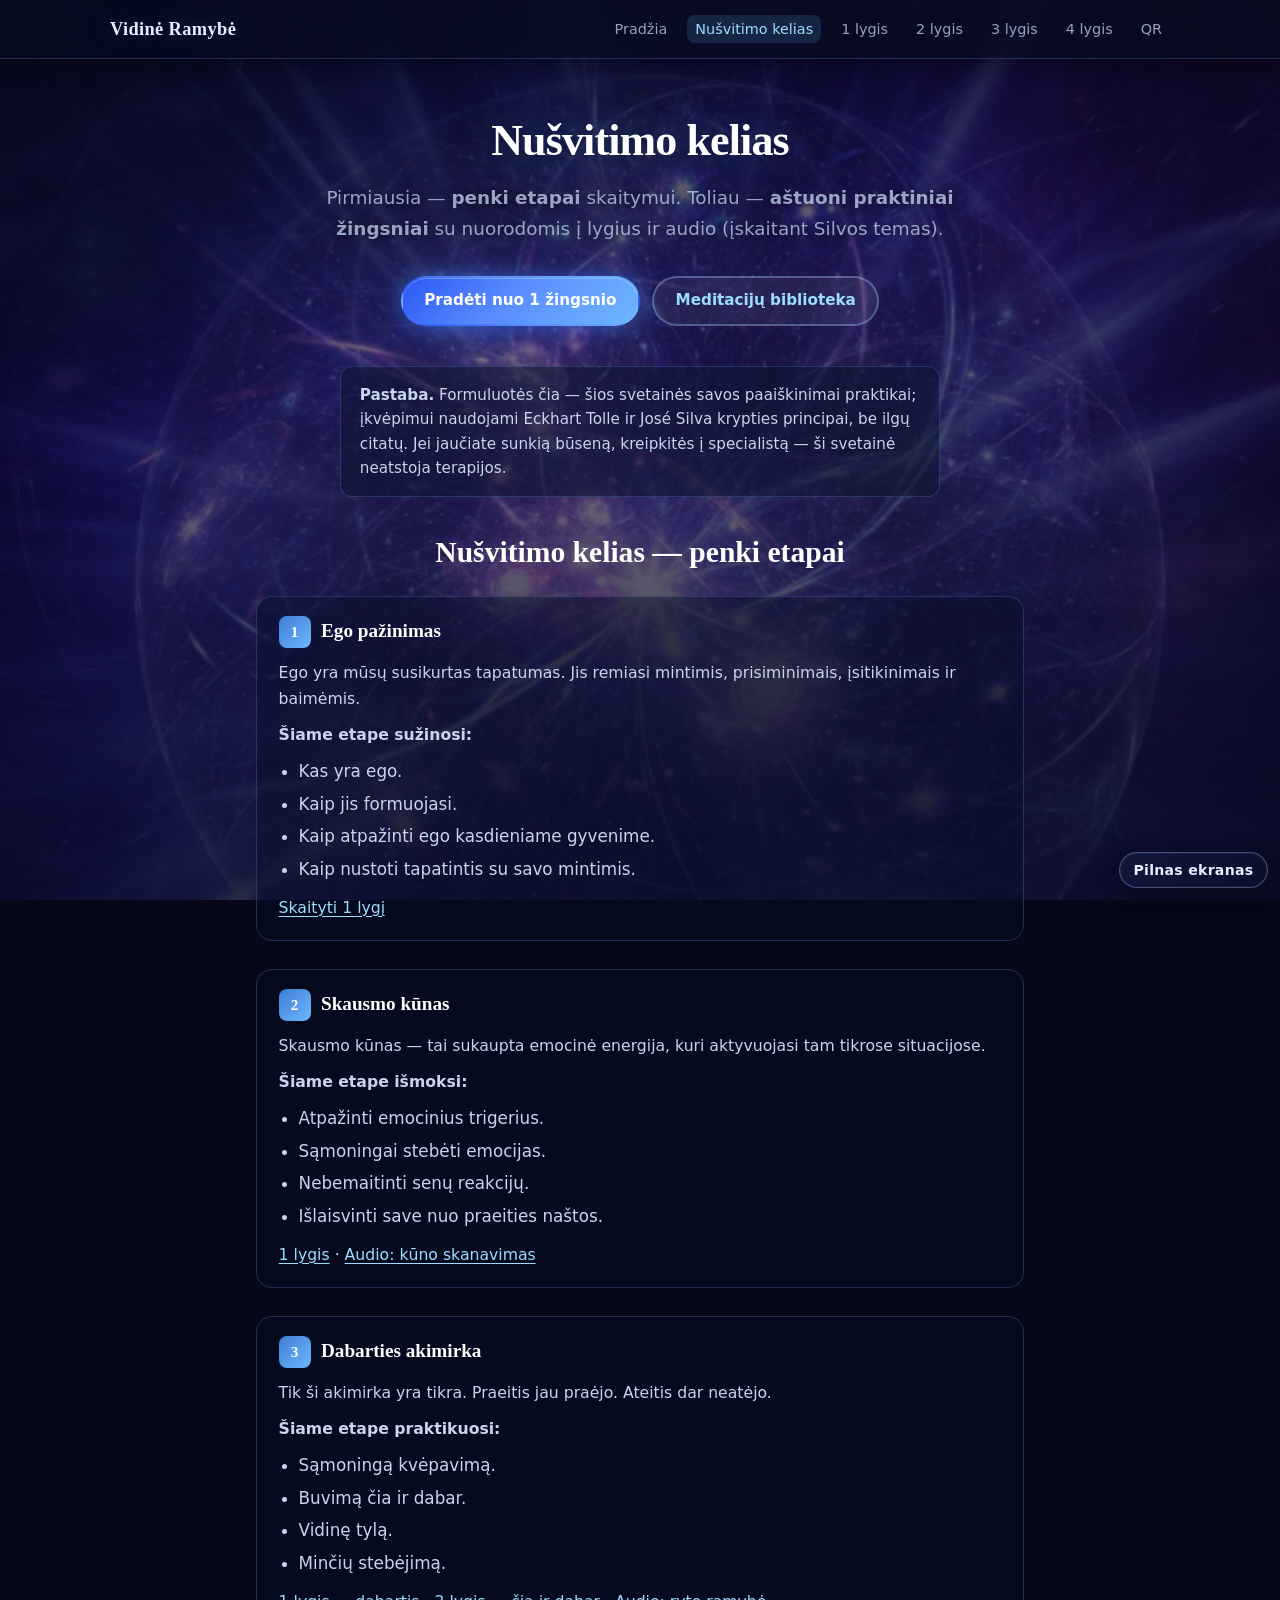
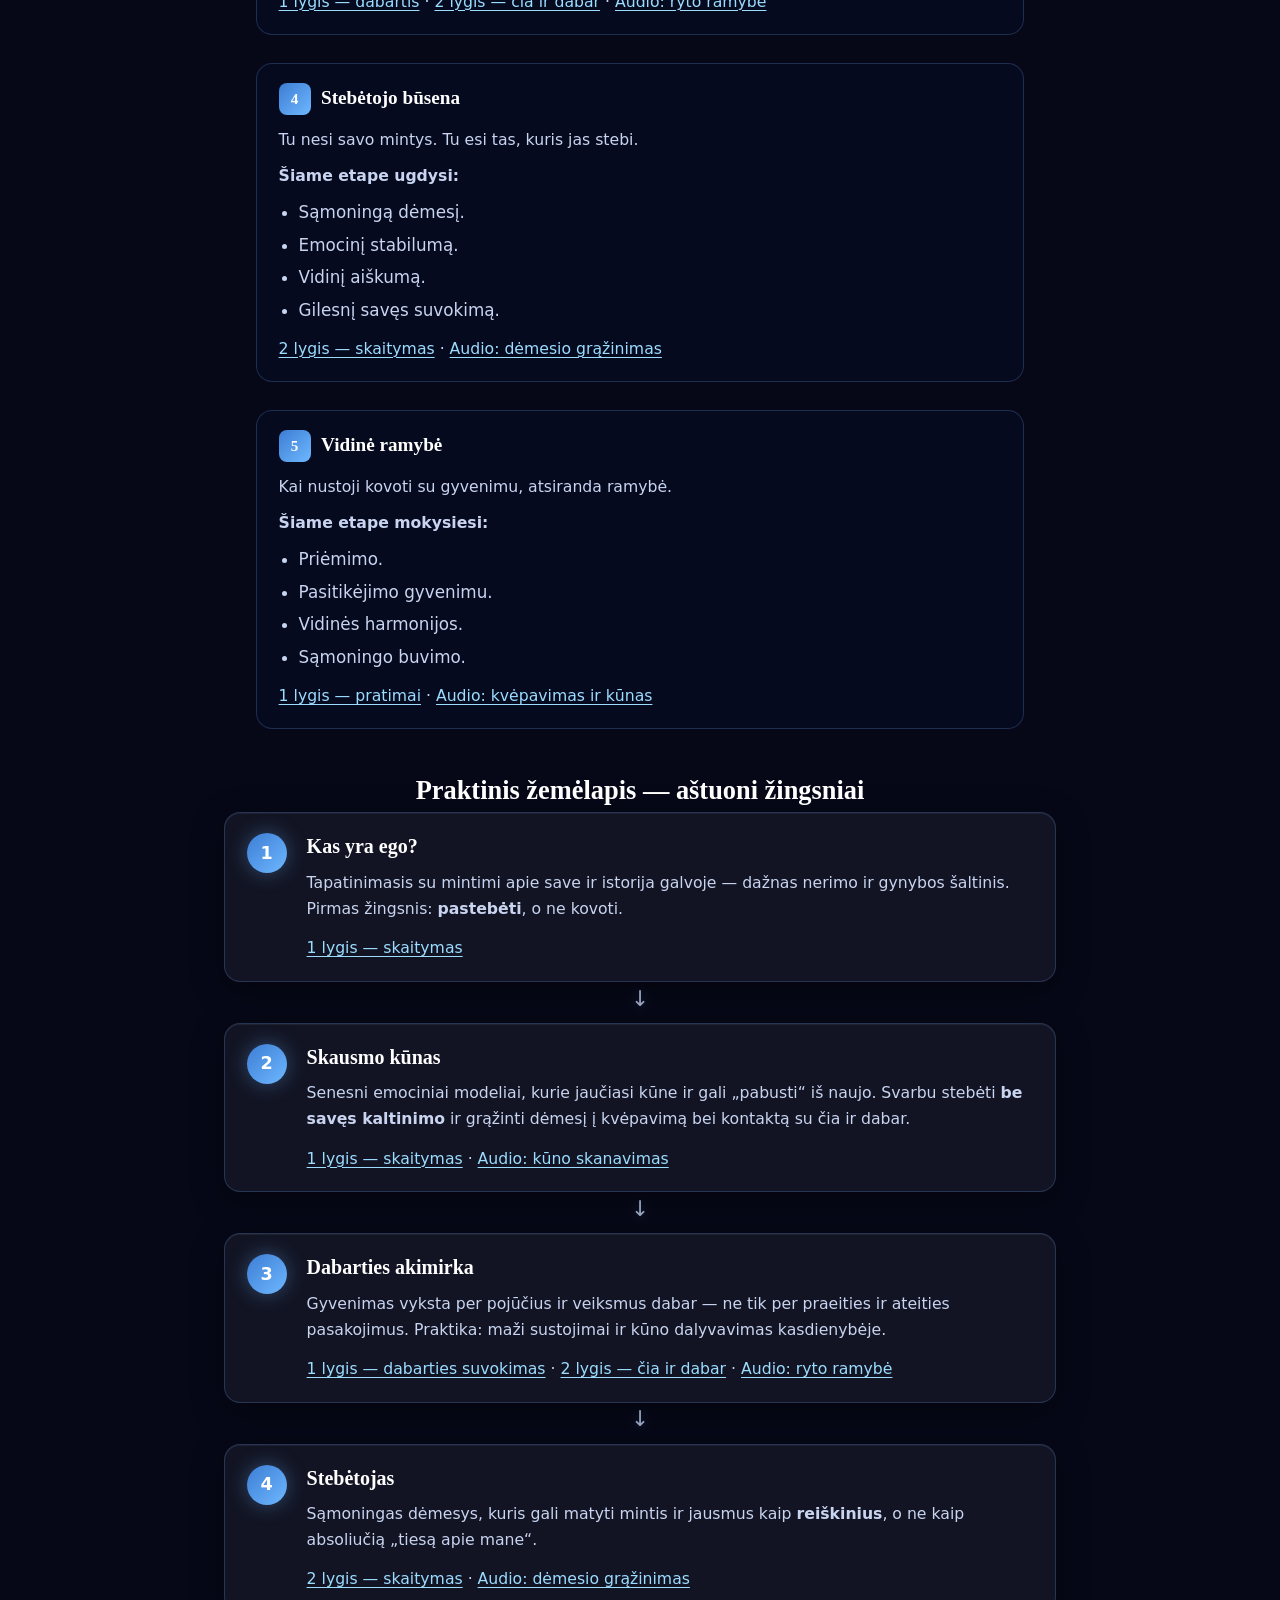
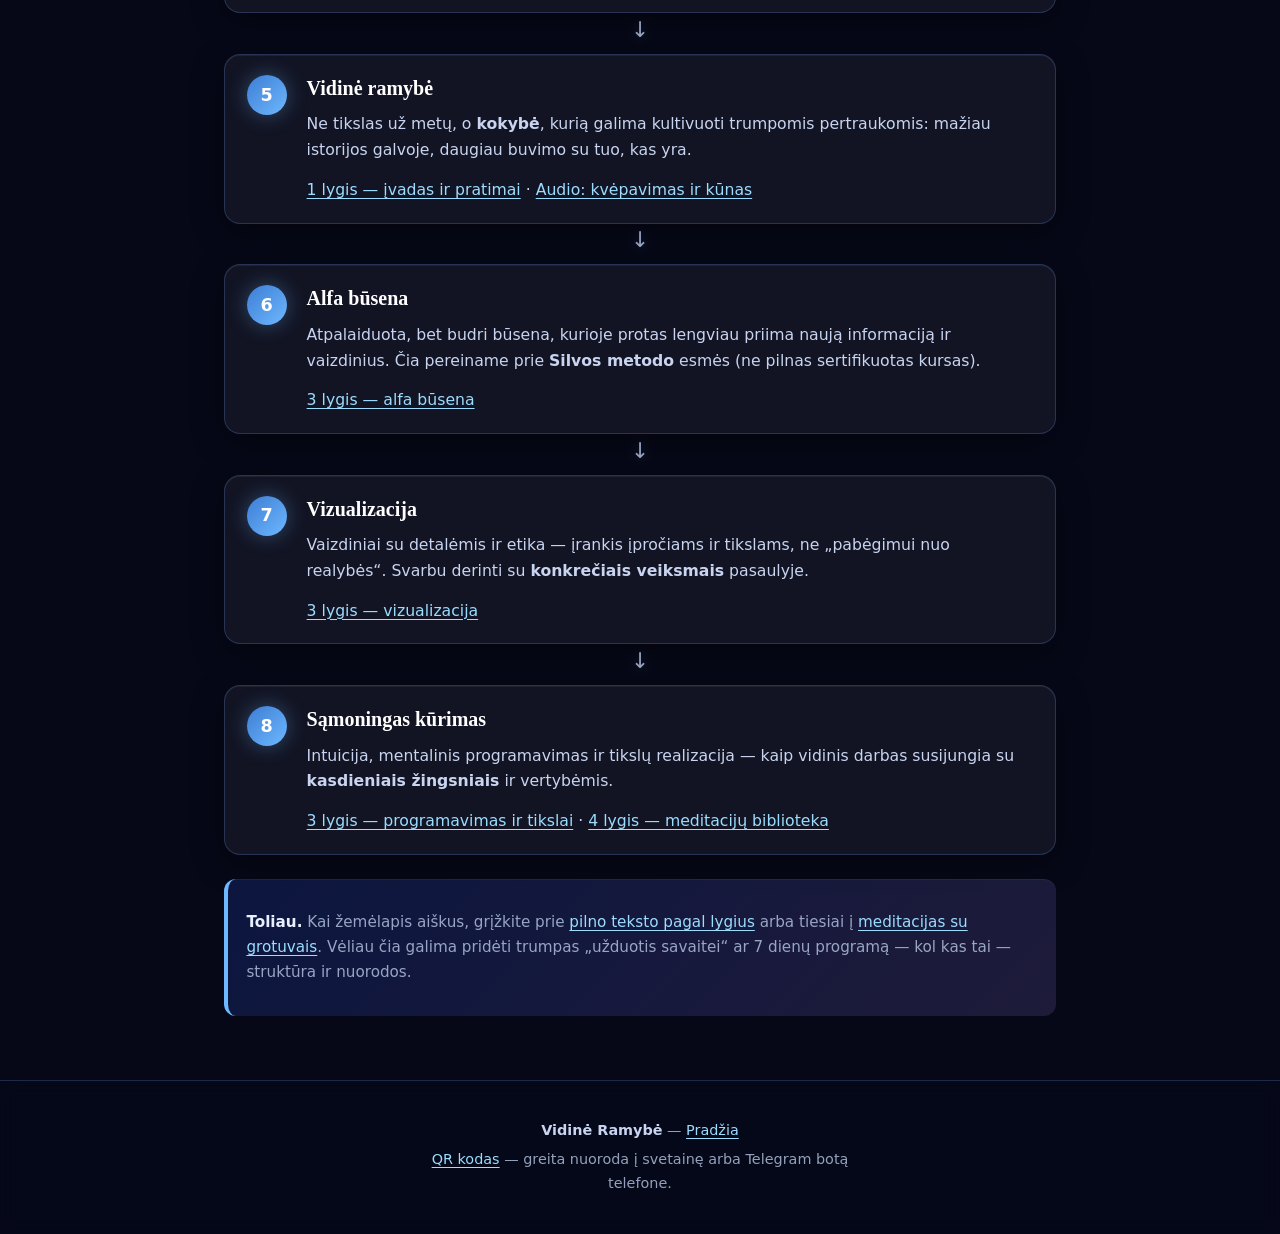
<file: kelias.html>
<!DOCTYPE html>
<html lang="lt">
  <head>
    <meta charset="utf-8" />
    <meta name="viewport" content="width=device-width, initial-scale=1" />
    <meta
      name="description"
      content="Nušvitimo kelias — aiški mokymosi seka: nuo ego ir skausmo kūno iki dabarties, stebėtojo, vidinės ramybės ir praktinio kūrybingumo (Silvos metodas)."
    />
    <title>Nušvitimo kelias — Vidinė Ramybė</title>
    <link rel="stylesheet" href="styles.css?v=20260611" />
  </head>
  <body>
    <a class="skip-link" href="#turinys">Pereiti prie turinio</a>

    <header class="site-header">
      <div class="header-inner">
        <a class="logo" href="index.html">Vidinė Ramybė</a>
        <button
          type="button"
          class="nav-toggle"
          aria-expanded="false"
          aria-controls="main-nav"
        >
          Meniu
        </button>
        <nav id="main-nav" class="nav" aria-label="Pagrindinė navigacija">
          <ul class="nav-list">
            <li><a href="index.html">Pradžia</a></li>
            <li>
              <a href="kelias.html" aria-current="page">Nušvitimo kelias</a>
            </li>
            <li><a href="index.html#lygis-1">1 lygis</a></li>
            <li><a href="index.html#lygis-2">2 lygis</a></li>
            <li><a href="index.html#lygis-3">3 lygis</a></li>
            <li><a href="index.html#lygis-4">4 lygis</a></li>
            <li><a href="qr-vidine-ramybe.html">QR</a></li>
          </ul>
        </nav>
      </div>
    </header>

    <section class="hero path-hero" aria-labelledby="path-title">
      <h1 id="path-title">Nušvitimo kelias</h1>
      <p class="tagline">
        Pirmiausia — <strong>penki etapai</strong> skaitymui. Toliau —
        <strong>aštuoni praktiniai žingsniai</strong> su nuorodomis į lygius ir audio
        (įskaitant Silvos temas).
      </p>
      <div class="hero-cta">
        <a class="btn btn-primary" href="index.html#lygis-1">Pradėti nuo 1 žingsnio</a>
        <a class="btn btn-ghost" href="meditacijos/lietuviski-tekstai-prie-bibliotekos-audio.html"
          >Meditacijų biblioteka</a
        >
      </div>
    </section>

    <main id="turinys">
      <p class="path-note">
        <strong>Pastaba.</strong> Formuluotės čia — šios svetainės savos paaiškinimai praktikai;
        įkvėpimui naudojami Eckhart Tolle ir José Silva krypties principai, be ilgų
        citatų. Jei jaučiate sunkią būseną, kreipkitės į specialistą — ši svetainė
        neatstoja terapijos.
      </p>

      <section class="path-narrative" aria-labelledby="narrative-h">
        <h2 id="narrative-h" class="path-narrative-title">Nušvitimo kelias — penki etapai</h2>

        <article class="path-stage">
          <h3 class="path-stage-title"><span class="path-stage-num">1</span> Ego pažinimas</h3>
          <p>
            Ego yra mūsų susikurtas tapatumas. Jis remiasi mintimis, prisiminimais,
            įsitikinimais ir baimėmis.
          </p>
          <p><strong>Šiame etape sužinosi:</strong></p>
          <ul>
            <li>Kas yra ego.</li>
            <li>Kaip jis formuojasi.</li>
            <li>Kaip atpažinti ego kasdieniame gyvenime.</li>
            <li>Kaip nustoti tapatintis su savo mintimis.</li>
          </ul>
          <p class="path-stage-more">
            <a href="index.html#lygis-1">Skaityti 1 lygį</a>
          </p>
        </article>

        <article class="path-stage">
          <h3 class="path-stage-title"><span class="path-stage-num">2</span> Skausmo kūnas</h3>
          <p>
            Skausmo kūnas — tai sukaupta emocinė energija, kuri aktyvuojasi tam tikrose
            situacijose.
          </p>
          <p><strong>Šiame etape išmoksi:</strong></p>
          <ul>
            <li>Atpažinti emocinius trigerius.</li>
            <li>Sąmoningai stebėti emocijas.</li>
            <li>Nebemaitinti senų reakcijų.</li>
            <li>Išlaisvinti save nuo praeities naštos.</li>
          </ul>
          <p class="path-stage-more">
            <a href="index.html#lygis-1">1 lygis</a>
            ·
            <a href="meditacijos/lietuviski-tekstai-prie-bibliotekos-audio.html#med-3"
              >Audio: kūno skanavimas</a
            >
          </p>
        </article>

        <article class="path-stage">
          <h3 class="path-stage-title"><span class="path-stage-num">3</span> Dabarties akimirka</h3>
          <p>
            Tik ši akimirka yra tikra. Praeitis jau praėjo. Ateitis dar neatėjo.
          </p>
          <p><strong>Šiame etape praktikuosi:</strong></p>
          <ul>
            <li>Sąmoningą kvėpavimą.</li>
            <li>Buvimą čia ir dabar.</li>
            <li>Vidinę tylą.</li>
            <li>Minčių stebėjimą.</li>
          </ul>
          <p class="path-stage-more">
            <a href="index.html#lygis-1">1 lygis — dabartis</a>
            ·
            <a href="index.html#lygis-2">2 lygis — čia ir dabar</a>
            ·
            <a href="meditacijos/lietuviski-tekstai-prie-bibliotekos-audio.html#med-2"
              >Audio: ryto ramybė</a
            >
          </p>
        </article>

        <article class="path-stage">
          <h3 class="path-stage-title"><span class="path-stage-num">4</span> Stebėtojo būsena</h3>
          <p>Tu nesi savo mintys. Tu esi tas, kuris jas stebi.</p>
          <p><strong>Šiame etape ugdysi:</strong></p>
          <ul>
            <li>Sąmoningą dėmesį.</li>
            <li>Emocinį stabilumą.</li>
            <li>Vidinį aiškumą.</li>
            <li>Gilesnį savęs suvokimą.</li>
          </ul>
          <p class="path-stage-more">
            <a href="index.html#lygis-2">2 lygis — skaitymas</a>
            ·
            <a href="meditacijos/lietuviski-tekstai-prie-bibliotekos-audio.html#med-5"
              >Audio: dėmesio grąžinimas</a
            >
          </p>
        </article>

        <article class="path-stage">
          <h3 class="path-stage-title"><span class="path-stage-num">5</span> Vidinė ramybė</h3>
          <p>Kai nustoji kovoti su gyvenimu, atsiranda ramybė.</p>
          <p><strong>Šiame etape mokysiesi:</strong></p>
          <ul>
            <li>Priėmimo.</li>
            <li>Pasitikėjimo gyvenimu.</li>
            <li>Vidinės harmonijos.</li>
            <li>Sąmoningo buvimo.</li>
          </ul>
          <p class="path-stage-more">
            <a href="index.html#lygis-1">1 lygis — pratimai</a>
            ·
            <a href="meditacijos/lietuviski-tekstai-prie-bibliotekos-audio.html#med-1"
              >Audio: kvėpavimas ir kūnas</a
            >
          </p>
        </article>
      </section>

      <h2 class="path-map-heading">Praktinis žemėlapis — aštuoni žingsniai</h2>
        <ol class="path-steps">
          <li class="path-step">
            <article class="path-step-card">
              <div class="path-step-marker" aria-hidden="true">1</div>
              <div class="path-step-body">
                <h2 class="path-step-title">Kas yra ego?</h2>
                <p>
                  Tapatinimasis su mintimi apie save ir istorija galvoje — dažnas
                  nerimo ir gynybos šaltinis. Pirmas žingsnis: <strong>pastebėti</strong>,
                  o ne kovoti.
                </p>
                <p class="path-step-links">
                  <a href="index.html#lygis-1">1 lygis — skaitymas</a>
                </p>
              </div>
            </article>
            <span class="path-arrow" aria-hidden="true">↓</span>
          </li>

          <li class="path-step">
            <article class="path-step-card">
              <div class="path-step-marker" aria-hidden="true">2</div>
              <div class="path-step-body">
                <h2 class="path-step-title">Skausmo kūnas</h2>
                <p>
                  Senesni emociniai modeliai, kurie jaučiasi kūne ir gali „pabusti“ iš
                  naujo. Svarbu stebėti <strong>be savęs kaltinimo</strong> ir grąžinti
                  dėmesį į kvėpavimą bei kontaktą su čia ir dabar.
                </p>
                <p class="path-step-links">
                  <a href="index.html#lygis-1">1 lygis — skaitymas</a>
                  ·
                  <a href="meditacijos/lietuviski-tekstai-prie-bibliotekos-audio.html#med-3"
                    >Audio: kūno skanavimas</a
                  >
                </p>
              </div>
            </article>
            <span class="path-arrow" aria-hidden="true">↓</span>
          </li>

          <li class="path-step">
            <article class="path-step-card">
              <div class="path-step-marker" aria-hidden="true">3</div>
              <div class="path-step-body">
                <h2 class="path-step-title">Dabarties akimirka</h2>
                <p>
                  Gyvenimas vyksta per pojūčius ir veiksmus dabar — ne tik per praeities
                  ir ateities pasakojimus. Praktika: maži sustojimai ir kūno dalyvavimas
                  kasdienybėje.
                </p>
                <p class="path-step-links">
                  <a href="index.html#lygis-1">1 lygis — dabarties suvokimas</a>
                  ·
                  <a href="index.html#lygis-2">2 lygis — čia ir dabar</a>
                  ·
                  <a href="meditacijos/lietuviski-tekstai-prie-bibliotekos-audio.html#med-2"
                    >Audio: ryto ramybė</a
                  >
                </p>
              </div>
            </article>
            <span class="path-arrow" aria-hidden="true">↓</span>
          </li>

          <li class="path-step">
            <article class="path-step-card">
              <div class="path-step-marker" aria-hidden="true">4</div>
              <div class="path-step-body">
                <h2 class="path-step-title">Stebėtojas</h2>
                <p>
                  Sąmoningas dėmesys, kuris gali matyti mintis ir jausmus kaip
                  <strong>reiškinius</strong>, o ne kaip absoliučią „tiesą apie mane“.
                </p>
                <p class="path-step-links">
                  <a href="index.html#lygis-2">2 lygis — skaitymas</a>
                  ·
                  <a href="meditacijos/lietuviski-tekstai-prie-bibliotekos-audio.html#med-5"
                    >Audio: dėmesio grąžinimas</a
                  >
                </p>
              </div>
            </article>
            <span class="path-arrow" aria-hidden="true">↓</span>
          </li>

          <li class="path-step">
            <article class="path-step-card">
              <div class="path-step-marker" aria-hidden="true">5</div>
              <div class="path-step-body">
                <h2 class="path-step-title">Vidinė ramybė</h2>
                <p>
                  Ne tikslas už metų, o <strong>kokybė</strong>, kurią galima kultivuoti
                  trumpomis pertraukomis: mažiau istorijos galvoje, daugiau buvimo su tuo,
                  kas yra.
                </p>
                <p class="path-step-links">
                  <a href="index.html#lygis-1">1 lygis — įvadas ir pratimai</a>
                  ·
                  <a href="meditacijos/lietuviski-tekstai-prie-bibliotekos-audio.html#med-1"
                    >Audio: kvėpavimas ir kūnas</a
                  >
                </p>
              </div>
            </article>
            <span class="path-arrow" aria-hidden="true">↓</span>
          </li>

          <li class="path-step">
            <article class="path-step-card">
              <div class="path-step-marker" aria-hidden="true">6</div>
              <div class="path-step-body">
                <h2 class="path-step-title">Alfa būsena</h2>
                <p>
                  Atpalaiduota, bet budri būsena, kurioje protas lengviau priima naują
                  informaciją ir vaizdinius. Čia pereiname prie <strong>Silvos metodo</strong>
                  esmės (ne pilnas sertifikuotas kursas).
                </p>
                <p class="path-step-links">
                  <a href="index.html#lygis-3">3 lygis — alfa būsena</a>
                </p>
              </div>
            </article>
            <span class="path-arrow" aria-hidden="true">↓</span>
          </li>

          <li class="path-step">
            <article class="path-step-card">
              <div class="path-step-marker" aria-hidden="true">7</div>
              <div class="path-step-body">
                <h2 class="path-step-title">Vizualizacija</h2>
                <p>
                  Vaizdiniai su detalėmis ir etika — įrankis įpročiams ir tikslams, ne
                  „pabėgimui nuo realybės“. Svarbu derinti su <strong>konkrečiais veiksmais</strong>
                  pasaulyje.
                </p>
                <p class="path-step-links">
                  <a href="index.html#lygis-3">3 lygis — vizualizacija</a>
                </p>
              </div>
            </article>
            <span class="path-arrow" aria-hidden="true">↓</span>
          </li>

          <li class="path-step path-step--last">
            <article class="path-step-card">
              <div class="path-step-marker" aria-hidden="true">8</div>
              <div class="path-step-body">
                <h2 class="path-step-title">Sąmoningas kūrimas</h2>
                <p>
                  Intuicija, mentalinis programavimas ir tikslų realizacija — kaip
                  vidinis darbas susijungia su <strong>kasdieniais žingsniais</strong>
                  ir vertybėmis.
                </p>
                <p class="path-step-links">
                  <a href="index.html#lygis-3">3 lygis — programavimas ir tikslai</a>
                  ·
                  <a href="index.html#lygis-4">4 lygis — meditacijų biblioteka</a>
                </p>
              </div>
            </article>
          </li>
        </ol>
      </nav>

      <div class="note-box path-closing">
        <p>
          <strong>Toliau.</strong> Kai žemėlapis aiškus, grįžkite prie
          <a href="index.html#lygis-1">pilno teksto pagal lygius</a> arba tiesiai į
          <a href="meditacijos/lietuviski-tekstai-prie-bibliotekos-audio.html"
            >meditacijas su grotuvais</a
          >. Vėliau čia galima pridėti trumpas „užduotis savaitei“ ar 7 dienų programą
          — kol kas tai — struktūra ir nuorodos.
        </p>
      </div>
    </main>

    <footer class="site-footer">
      <p><strong>Vidinė Ramybė</strong> — <a href="index.html">Pradžia</a></p>
      <p>
        <a href="qr-vidine-ramybe.html">QR kodas</a> — greita nuoroda į svetainę arba
        Telegram botą telefone.
      </p>
    </footer>

    <script src="app.js?v=20260611" defer></script>
  </body>
</html>
</file>
<file: styles.css>
/* Vidinė Ramybė — kosminis fonas (paveikslas + tamsi stiklo estetika) */
:root {
  --void: #060818;
  --text: #e8f0ff;
  --text-soft: #c8d4f0;
  --muted: rgba(190, 205, 235, 0.78);
  --accent: #6eb8ff;
  --accent-bright: #9bdcff;
  --accent-deep: #3d7dd4;
  --violet: #a78bfa;
  --magenta-soft: rgba(180, 100, 220, 0.35);
  --line: rgba(120, 170, 255, 0.22);
  --line-strong: rgba(160, 200, 255, 0.35);
  --glass: rgba(12, 18, 48, 0.52);
  --glass-light: rgba(25, 35, 80, 0.45);
  --shadow: rgba(0, 0, 0, 0.45);
  --glow-cyan: rgba(110, 200, 255, 0.25);
  --radius: 16px;
  --font-sans: "Segoe UI", system-ui, -apple-system, sans-serif;
  --font-serif: "Georgia", "Times New Roman", serif;
  --max: 72ch;
  --cosmic-bg: url("images/cosmic-bg.png");
}

*,
*::before,
*::after {
  box-sizing: border-box;
}

html {
  scroll-behavior: smooth;
  min-height: 100%;
  background-color: var(--void);
  /* Fono sluoksnis žemiau body — patikimiau nei body + background-attachment (ypač iOS) */
}

html::before {
  content: "";
  position: fixed;
  inset: 0;
  z-index: -1;
  width: 100%;
  min-height: 100vh;
  min-height: 100dvh;
  pointer-events: none;
  background-color: var(--void);
  background-image: linear-gradient(
      165deg,
      rgba(6, 10, 28, 0.82) 0%,
      rgba(18, 8, 42, 0.55) 38%,
      rgba(8, 12, 36, 0.78) 100%
    ),
    radial-gradient(ellipse 90% 70% at 50% 45%, transparent 0%, rgba(4, 6, 20, 0.55) 100%),
    var(--cosmic-bg);
  background-size: cover;
  background-position: center center;
  background-repeat: no-repeat;
  transform: translateZ(0);
}

@supports (-webkit-touch-callout: none) {
  html {
    min-height: -webkit-fill-available;
  }
  html::before {
    min-height: -webkit-fill-available;
  }
  body {
    min-height: -webkit-fill-available;
  }
}

body {
  margin: 0;
  position: relative;
  z-index: 0;
  font-family: var(--font-sans);
  font-size: 1.05rem;
  line-height: 1.65;
  color: var(--text);
  background: transparent;
  min-height: 100vh;
  min-height: 100dvh;
}

a {
  color: var(--accent-bright);
  text-decoration-thickness: 1px;
  text-underline-offset: 3px;
}

a:hover {
  color: #fff;
  text-shadow: 0 0 12px var(--glow-cyan);
}

.skip-link {
  position: absolute;
  left: -9999px;
  top: auto;
  width: 1px;
  height: 1px;
  overflow: hidden;
}

.skip-link:focus {
  left: 1rem;
  top: 1rem;
  width: auto;
  height: auto;
  padding: 0.5rem 1rem;
  background: linear-gradient(135deg, #2b58f5, #6eb8ff);
  color: #fff;
  z-index: 1000;
}

.site-header {
  position: sticky;
  top: 0;
  z-index: 50;
  background: rgba(8, 12, 32, 0.72);
  backdrop-filter: blur(14px);
  -webkit-backdrop-filter: blur(14px);
  border-bottom: 1px solid var(--line);
  box-shadow: 0 4px 24px var(--shadow);
}

.header-inner {
  max-width: 1100px;
  margin: 0 auto;
  padding: 0.85rem 1.25rem;
  display: flex;
  align-items: center;
  justify-content: space-between;
  gap: 1rem;
}

.logo {
  font-family: var(--font-serif);
  font-size: 1.15rem;
  font-weight: 600;
  color: var(--text);
  text-decoration: none;
  letter-spacing: 0.02em;
  text-shadow: 0 0 24px rgba(110, 184, 255, 0.35);
}

.logo:hover {
  color: var(--accent-bright);
}

.nav-toggle {
  display: none;
  background: var(--glass-light);
  border: 1px solid var(--line);
  border-radius: 8px;
  padding: 0.45rem 0.65rem;
  cursor: pointer;
  font-size: 1rem;
  color: var(--text-soft);
}

.nav-list {
  list-style: none;
  margin: 0;
  padding: 0;
  display: flex;
  flex-wrap: wrap;
  gap: 0.35rem 0.75rem;
  align-items: center;
  justify-content: flex-end;
}

.nav-list a {
  text-decoration: none;
  font-size: 0.9rem;
  color: var(--muted);
  padding: 0.35rem 0.5rem;
  border-radius: 8px;
}

.nav-list a:hover {
  background: rgba(110, 184, 255, 0.12);
  color: var(--accent-bright);
}

.hero {
  max-width: 900px;
  margin: 0 auto;
  padding: 3.5rem 1.25rem 4rem;
  text-align: center;
}

.hero h1 {
  font-family: var(--font-serif);
  font-size: clamp(2rem, 5vw, 2.75rem);
  font-weight: 600;
  line-height: 1.2;
  margin: 0 0 1rem;
  letter-spacing: -0.02em;
  color: #fff;
  text-shadow: 0 0 40px rgba(100, 180, 255, 0.45), 0 2px 20px rgba(0, 0, 0, 0.5);
}

.hero .tagline {
  font-size: 1.15rem;
  color: var(--muted);
  max-width: 38em;
  margin: 0 auto 2rem;
  text-shadow: 0 1px 12px rgba(0, 0, 0, 0.6);
}

.hero-cta {
  display: inline-flex;
  flex-wrap: wrap;
  gap: 0.75rem;
  justify-content: center;
}

.btn {
  display: inline-block;
  padding: 0.65rem 1.35rem;
  border-radius: 999px;
  font-size: 0.95rem;
  font-weight: 600;
  text-decoration: none;
  border: 2px solid transparent;
  cursor: pointer;
  transition: background 0.22s, color 0.22s, border-color 0.22s, box-shadow 0.22s,
    transform 0.2s;
}

.btn-primary {
  background: linear-gradient(135deg, #2b58f5 0%, #5a8cff 45%, #6eb8ff 100%);
  color: #fff;
  box-shadow: 0 4px 28px rgba(43, 88, 245, 0.45), 0 0 20px rgba(110, 184, 255, 0.25),
    inset 0 1px 0 rgba(255, 255, 255, 0.25);
}

.btn-primary:hover {
  background: linear-gradient(135deg, #3d6fff 0%, #7ec8ff 100%);
  color: #fff;
  box-shadow: 0 6px 36px rgba(43, 88, 245, 0.55), 0 0 28px rgba(110, 200, 255, 0.35);
  transform: translateY(-1px);
}

.btn-ghost {
  background: rgba(255, 255, 255, 0.06);
  color: var(--accent-bright);
  border-color: var(--line-strong);
}

.btn-ghost:hover {
  background: rgba(110, 184, 255, 0.12);
  border-color: rgba(155, 220, 255, 0.55);
  color: #fff;
}

main {
  max-width: 1100px;
  margin: 0 auto;
  padding: 0 1.25rem 4rem;
}

.level-section {
  margin-bottom: 3.5rem;
  scroll-margin-top: 5rem;
}

.level-card {
  background: var(--glass);
  backdrop-filter: blur(18px);
  -webkit-backdrop-filter: blur(18px);
  border: 1px solid var(--line);
  border-radius: var(--radius);
  padding: 2rem 1.75rem;
  box-shadow: 0 12px 48px var(--shadow), inset 0 1px 0 rgba(255, 255, 255, 0.06);
}

.level-badge {
  display: inline-block;
  font-size: 0.75rem;
  font-weight: 700;
  letter-spacing: 0.08em;
  text-transform: uppercase;
  color: var(--accent-bright);
  background: linear-gradient(
    135deg,
    rgba(43, 88, 245, 0.25),
    rgba(167, 139, 250, 0.2)
  );
  padding: 0.35rem 0.65rem;
  border-radius: 8px;
  border: 1px solid rgba(110, 184, 255, 0.35);
  margin-bottom: 0.5rem;
  text-shadow: 0 0 20px var(--glow-cyan);
}

.level-card h2 {
  font-family: var(--font-serif);
  font-size: clamp(1.45rem, 3vw, 1.85rem);
  margin: 0 0 0.35rem;
  line-height: 1.25;
  color: var(--text);
  text-shadow: 0 0 28px rgba(110, 184, 255, 0.2);
}

.level-sub {
  color: var(--muted);
  font-size: 0.98rem;
  margin: 0 0 1.25rem;
}

.level-intro {
  margin: 0 0 1.5rem;
  max-width: var(--max);
  color: var(--text-soft);
}

.level-body {
  max-width: var(--max);
}

.level-body h3 {
  font-family: var(--font-serif);
  font-size: 1.18rem;
  margin: 2rem 0 0.6rem;
  color: #fff;
  line-height: 1.3;
}

.level-body h3:first-of-type {
  margin-top: 0.25rem;
}

.level-body p {
  margin: 0 0 1rem;
  color: var(--text-soft);
}

.level-body strong {
  color: var(--text);
}

.level-body ul,
.level-body ol {
  margin: 0 0 1.15rem;
  padding-left: 1.35rem;
  color: var(--muted);
}

.level-body li {
  margin-bottom: 0.45rem;
}

.level-body li:last-child {
  margin-bottom: 0;
}

.audio-list {
  display: grid;
  gap: 1.15rem;
  margin: 1.25rem 0 1.5rem;
  max-width: var(--max);
}

.audio-track {
  padding: 1rem 1.15rem;
  border-radius: 12px;
  border: 1px solid var(--line);
  background: rgba(255, 255, 255, 0.05);
  box-shadow: inset 0 1px 0 rgba(255, 255, 255, 0.04);
}

.audio-track-title {
  margin: 0 0 0.35rem;
  font-family: var(--font-serif);
  font-size: 1.05rem;
  font-weight: 600;
  color: var(--text);
}

.audio-track-meta {
  margin: 0 0 0.75rem;
  font-size: 0.88rem;
  line-height: 1.45;
  color: var(--muted);
}

.audio-track-meta code,
.level-body code {
  font-size: 0.82rem;
  padding: 0.12rem 0.35rem;
  border-radius: 6px;
  background: rgba(0, 0, 0, 0.25);
  color: var(--accent-bright);
  word-break: break-all;
}

.audio-track audio {
  display: block;
  width: 100%;
  max-width: 100%;
  margin-top: 0.15rem;
  border-radius: 999px;
}

.audio-track audio::-webkit-media-controls-panel {
  background: rgba(255, 255, 255, 0.92);
}

.level-next {
  margin-top: 2rem;
  padding-top: 1.25rem;
  border-top: 1px solid var(--line);
  font-size: 0.95rem;
  color: var(--muted);
}

.level-next a {
  font-weight: 600;
}

.topic-list {
  margin: 0;
  padding: 0;
  list-style: none;
  display: grid;
  gap: 0.85rem;
}

.topic-list li {
  padding: 0.85rem 1rem;
  border-radius: 10px;
  border: 1px solid var(--line);
  background: rgba(255, 255, 255, 0.04);
}

.topic-list strong {
  display: block;
  font-size: 1rem;
  margin-bottom: 0.25rem;
  color: var(--text);
}

.topic-list span {
  font-size: 0.92rem;
  color: var(--muted);
}

.note-box {
  margin-top: 1.5rem;
  padding: 1rem 1.15rem;
  border-radius: 12px;
  background: linear-gradient(
    135deg,
    rgba(43, 88, 245, 0.18),
    rgba(167, 139, 250, 0.15)
  );
  border-left: 4px solid var(--accent);
  font-size: 0.95rem;
  color: var(--muted);
  box-shadow: inset 0 1px 0 rgba(255, 255, 255, 0.06);
}

.note-box strong {
  color: var(--text);
}

.site-footer {
  border-top: 1px solid var(--line);
  padding: 2rem 1.25rem;
  text-align: center;
  color: var(--muted);
  font-size: 0.9rem;
  background: rgba(4, 8, 24, 0.5);
  backdrop-filter: blur(8px);
}

.site-footer p {
  margin: 0.35rem 0;
  max-width: 50ch;
  margin-left: auto;
  margin-right: auto;
}

.site-footer strong {
  color: var(--text-soft);
}

@media (max-width: 768px) {
  .nav-toggle {
    display: block;
  }

  .nav {
    position: absolute;
    left: 0;
    right: 0;
    top: 100%;
    background: rgba(10, 14, 36, 0.95);
    backdrop-filter: blur(14px);
    border-bottom: 1px solid var(--line);
    padding: 1rem 1.25rem 1.25rem;
    display: none;
  }

  .nav.is-open {
    display: block;
  }

  .nav-list {
    flex-direction: column;
    align-items: stretch;
  }

  .nav-list a {
    padding: 0.6rem 0.5rem;
  }

  .header-inner {
    position: relative;
    flex-wrap: wrap;
  }
}

@media (prefers-reduced-motion: reduce) {
  .btn-primary:hover {
    transform: none;
  }
}

/* Nušvitimo kelias (kelias.html) */
.path-hero {
  padding-bottom: 2.5rem;
}

.path-note {
  max-width: 62ch;
  margin: 0 auto 2.25rem;
  padding: 1rem 1.15rem;
  font-size: 0.95rem;
  line-height: 1.6;
  color: var(--text-soft);
  background: rgba(12, 20, 48, 0.55);
  border: 1px solid var(--line);
  border-radius: 12px;
}

.path-map {
  margin-bottom: 2.5rem;
}

.path-steps {
  list-style: none;
  margin: 0;
  padding: 0;
  max-width: 52rem;
  margin-left: auto;
  margin-right: auto;
}

.path-step {
  margin: 0;
  padding: 0;
}

.path-step-card {
  display: flex;
  gap: 1rem 1.25rem;
  align-items: flex-start;
  padding: 1.25rem 1.35rem;
  border-radius: var(--radius);
  border: 1px solid var(--line);
  background: rgba(255, 255, 255, 0.05);
  box-shadow: 0 8px 32px var(--shadow), inset 0 1px 0 rgba(255, 255, 255, 0.06);
}

.path-step-marker {
  flex-shrink: 0;
  width: 2.5rem;
  height: 2.5rem;
  display: flex;
  align-items: center;
  justify-content: center;
  font-weight: 700;
  font-size: 1.1rem;
  color: #fff;
  border-radius: 50%;
  background: linear-gradient(135deg, var(--accent-deep), var(--accent));
  box-shadow: 0 0 20px rgba(110, 184, 255, 0.35);
}

.path-step-body {
  flex: 1;
  min-width: 0;
}

.path-step-title {
  font-family: var(--font-serif);
  font-size: 1.25rem;
  margin: 0 0 0.65rem;
  color: #fff;
  line-height: 1.3;
}

.path-step-card p {
  margin: 0 0 0.75rem;
  color: var(--text-soft);
  line-height: 1.65;
  font-size: 0.98rem;
}

.path-step-card p:last-child {
  margin-bottom: 0;
}

.path-step-links {
  font-size: 0.9rem;
  margin-top: 0.85rem !important;
}

.path-step-links a {
  white-space: nowrap;
}

.path-arrow {
  display: block;
  text-align: center;
  padding: 0.35rem 0 0.85rem;
  font-size: 1.35rem;
  color: var(--muted);
  line-height: 1;
  text-shadow: 0 0 12px rgba(110, 184, 255, 0.2);
}

.path-step--last .path-arrow {
  display: none;
}

.path-closing {
  max-width: 52rem;
  margin-left: auto;
  margin-right: auto;
}

.nav-list a[aria-current="page"] {
  color: var(--accent-bright);
  background: rgba(110, 184, 255, 0.15);
}

@media (max-width: 600px) {
  .path-step-card {
    flex-direction: column;
    align-items: stretch;
  }

  .path-step-marker {
    width: 2.25rem;
    height: 2.25rem;
    font-size: 1rem;
  }

  .path-step-links a {
    white-space: normal;
  }
}

.path-map-heading {
  font-family: var(--font-serif);
  font-size: clamp(1.35rem, 3vw, 1.65rem);
  font-weight: 600;
  color: #fff;
  text-align: center;
  margin: 2.75rem auto 0.25rem;
  max-width: 40rem;
  line-height: 1.35;
}

.path-narrative {
  max-width: 48rem;
  margin: 0 auto 2.5rem;
}

.path-narrative-title {
  font-family: var(--font-serif);
  font-size: clamp(1.5rem, 3.5vw, 1.85rem);
  color: #fff;
  margin: 0 0 1.5rem;
  text-align: center;
  line-height: 1.3;
}

.path-stage {
  margin-bottom: 1.75rem;
  padding: 1.2rem 1.35rem;
  border-radius: var(--radius);
  border: 1px solid var(--line);
  background: rgba(8, 14, 40, 0.45);
}

.path-stage:last-child {
  margin-bottom: 0;
}

.path-stage-title {
  display: flex;
  align-items: center;
  gap: 0.65rem;
  flex-wrap: wrap;
  font-family: var(--font-serif);
  font-size: 1.2rem;
  color: #fff;
  margin: 0 0 0.75rem;
  line-height: 1.3;
}

.path-stage-num {
  display: inline-flex;
  align-items: center;
  justify-content: center;
  min-width: 2rem;
  height: 2rem;
  padding: 0 0.35rem;
  font-size: 0.95rem;
  font-weight: 700;
  color: #fff;
  border-radius: 8px;
  background: linear-gradient(135deg, var(--accent-deep), var(--accent));
}

.path-stage p {
  margin: 0 0 0.65rem;
  color: var(--text-soft);
  line-height: 1.65;
  font-size: 0.98rem;
}

.path-stage ul {
  margin: 0.35rem 0 0.75rem;
  padding-left: 1.25rem;
  color: var(--text-soft);
  line-height: 1.6;
}

.path-stage li {
  margin-bottom: 0.35rem;
}

.path-stage-more {
  margin: 0.75rem 0 0 !important;
  font-size: 0.92rem;
}

/* Pagrindinis — Sąmonės kelias blokai */
.hero-eyebrow {
  font-size: 0.78rem;
  letter-spacing: 0.14em;
  text-transform: uppercase;
  color: var(--muted);
  margin: 0 0 0.5rem;
}

.hero-kicker {
  font-family: var(--font-serif);
  font-size: clamp(1.35rem, 4vw, 1.85rem);
  font-weight: 600;
  color: var(--accent-bright);
  margin: 0.35rem auto 1.25rem;
  max-width: 22ch;
  line-height: 1.25;
  text-shadow: 0 0 28px rgba(110, 200, 255, 0.35);
}

.hero-prose {
  max-width: 40rem;
  margin: 0 auto 1.5rem;
  text-align: left;
}

.hero-prose p {
  margin: 0 0 0.85rem;
  color: var(--text-soft);
  line-height: 1.65;
  font-size: 1.02rem;
}

.hero-prose p:last-child {
  margin-bottom: 0;
}

.home-block {
  max-width: 52rem;
  margin: 0 auto 2.25rem;
  padding: 1.35rem 1.4rem;
  border-radius: var(--radius);
  border: 1px solid var(--line);
  background: rgba(10, 16, 42, 0.5);
  box-shadow: 0 6px 28px var(--shadow);
}

.home-block h2 {
  font-family: var(--font-serif);
  font-size: 1.35rem;
  color: #fff;
  margin: 0 0 1rem;
}

.home-block-lead {
  margin: 1rem 0 0;
  color: var(--muted);
  font-size: 0.95rem;
  line-height: 1.55;
}

.checklist {
  list-style: none;
  margin: 0;
  padding: 0;
}

.checklist li {
  position: relative;
  padding: 0.45rem 0 0.45rem 2rem;
  color: var(--text-soft);
  line-height: 1.5;
  border-bottom: 1px solid rgba(120, 170, 255, 0.12);
}

.checklist li:last-child {
  border-bottom: none;
}

.checklist li::before {
  content: "✓";
  position: absolute;
  left: 0.15rem;
  top: 0.42rem;
  color: var(--accent-bright);
  font-weight: 700;
  font-size: 1rem;
}

.home-columns {
  display: grid;
  grid-template-columns: 1fr 1fr;
  gap: 1.5rem 2rem;
}

.home-subh {
  font-size: 1rem;
  color: var(--accent-bright);
  margin: 0 0 0.65rem;
  font-weight: 600;
}

.home-list {
  margin: 0 0 1rem;
  padding-left: 1.2rem;
  color: var(--text-soft);
  line-height: 1.55;
}

.home-block-cta {
  margin: 0.5rem 0 0;
}

.home-inline-links {
  margin: 0.75rem 0 0;
  font-size: 0.92rem;
}

.home-inline-links a {
  color: var(--accent-bright);
}

.home-diena {
  border-left: 4px solid var(--accent);
  background: rgba(20, 32, 72, 0.4);
}

.home-questions {
  list-style: none;
  margin: 0.75rem 0 0;
  padding: 0;
}

.home-questions li {
  font-style: italic;
  color: var(--text-soft);
  padding: 0.35rem 0;
  border-bottom: 1px solid rgba(120, 170, 255, 0.1);
}

.home-questions li:last-child {
  border-bottom: none;
}

.home-apie p {
  color: var(--text-soft);
  line-height: 1.65;
  margin: 0 0 0.75rem;
}

.home-welcome {
  margin: 1.25rem 0 0;
  font-size: 1.05rem;
  color: var(--text);
}

@media (max-width: 700px) {
  .home-columns {
    grid-template-columns: 1fr;
  }
}

/* Pilno ekrano skaitymui (mygtuką kuria app.js) */
.vrm-fullscreen-btn {
  position: fixed;
  z-index: 200;
  right: max(0.75rem, env(safe-area-inset-right, 0px));
  bottom: max(0.75rem, env(safe-area-inset-bottom, 0px));
  padding: 0.55rem 0.85rem;
  font-family: var(--font-sans);
  font-size: 0.88rem;
  font-weight: 600;
  letter-spacing: 0.02em;
  color: var(--text);
  cursor: pointer;
  border: 1px solid var(--line-strong);
  border-radius: 999px;
  background: linear-gradient(145deg, var(--glass-light), var(--glass));
  backdrop-filter: blur(12px);
  -webkit-backdrop-filter: blur(12px);
  box-shadow: 0 4px 20px var(--shadow), 0 0 0 1px rgba(255, 255, 255, 0.04) inset;
  transition: color 0.15s ease, border-color 0.15s ease, box-shadow 0.15s ease,
    transform 0.15s ease;
}

.vrm-fullscreen-btn:hover {
  color: #fff;
  border-color: rgba(160, 210, 255, 0.55);
  box-shadow: 0 6px 28px var(--shadow), 0 0 20px var(--glow-cyan);
  transform: translateY(-1px);
}

.vrm-fullscreen-btn:focus-visible {
  outline: 2px solid var(--accent-bright);
  outline-offset: 3px;
}

/* Šiek tiek didesnis šriftas pilno ekrano režime */
html:fullscreen body,
html:-webkit-full-screen body {
  font-size: 1.12rem;
}
</file>
